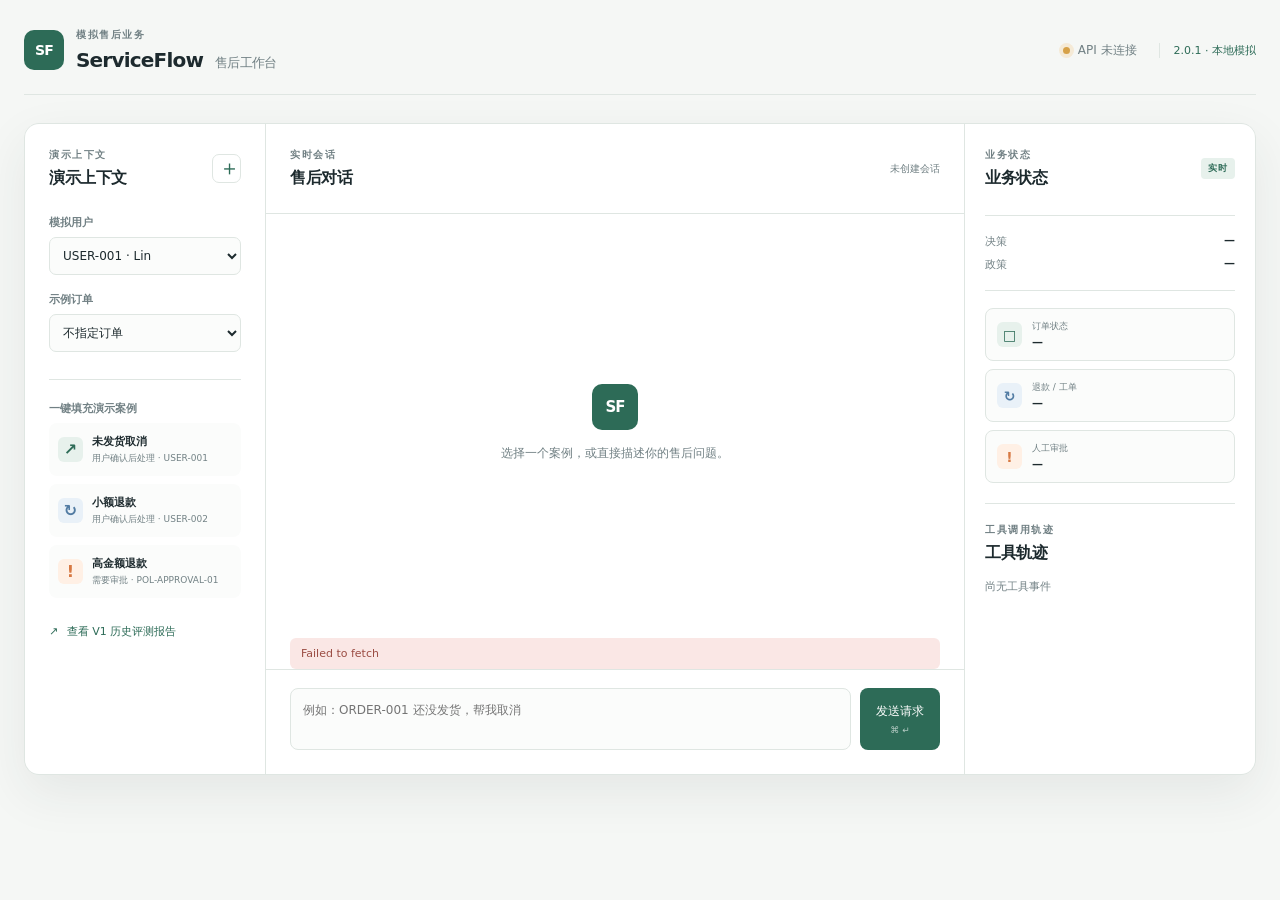
<file: frontend/index.html>
<!doctype html>
<html lang="zh-CN">
  <head>
    <meta charset="utf-8" />
    <meta name="viewport" content="width=device-width, initial-scale=1" />
    <title>ServiceFlow · 售后工作台</title>
    <link rel="stylesheet" href="styles.css" />
    <script src="app.js" defer></script>
  </head>
  <body>
    <div class="shell">
      <header class="topbar">
        <div class="brand">
          <span class="brand-mark">SF</span>
          <div>
            <p class="eyebrow">模拟售后业务</p>
            <h1>ServiceFlow <span>售后工作台</span></h1>
          </div>
        </div>
        <div class="topbar-meta">
          <span class="status-dot"></span>
          <span id="connection-status">正在连接</span>
          <span class="version">2.0.1 · 本地模拟</span>
        </div>
      </header>

      <main>
        <section class="workspace-grid">
          <aside class="sidebar">
            <div class="panel-heading">
              <div>
                <p class="eyebrow">演示上下文</p>
                <h3>演示上下文</h3>
              </div>
              <button id="new-conversation" class="icon-button" title="新建会话">＋</button>
            </div>

            <label class="field-label" for="user-select">模拟用户</label>
            <select id="user-select" class="select-field">
              <option value="USER-001">USER-001 · Lin</option>
              <option value="USER-002">USER-002 · Chen</option>
              <option value="USER-003">USER-003 · Wang</option>
            </select>

            <label class="field-label" for="order-select">示例订单</label>
            <select id="order-select" class="select-field">
              <option value="">不指定订单</option>
              <option value="ORDER-001">ORDER-001 · 未发货 · ¥199</option>
              <option value="ORDER-003">ORDER-003 · 高金额 · ¥899</option>
              <option value="ORDER-007">ORDER-007 · 已签收 · ¥499</option>
              <option value="ORDER-008">ORDER-008 · 换货示例 · ¥199</option>
            </select>

            <div class="sidebar-divider"></div>
            <p class="field-label">一键填充演示案例</p>
            <div class="example-list">
              <button class="example-button" data-user="USER-001" data-order="ORDER-001" data-message="ORDER-001 还没发货，帮我取消">
                <span class="example-icon cancel-icon">↗</span>
                <span><strong>未发货取消</strong><small>用户确认后处理 · USER-001</small></span>
              </button>
              <button class="example-button" data-user="USER-002" data-order="ORDER-007" data-message="ORDER-007 我不想要了，申请退款">
                <span class="example-icon refund-icon">↻</span>
                <span><strong>小额退款</strong><small>用户确认后处理 · USER-002</small></span>
              </button>
              <button class="example-button" data-user="USER-001" data-order="ORDER-003" data-message="ORDER-003 的耳机有问题，我想退款">
                <span class="example-icon approval-icon">!</span>
                <span><strong>高金额退款</strong><small>需要审批 · POL-APPROVAL-01</small></span>
              </button>
            </div>

            <a
              class="report-link"
              href="http://127.0.0.1:8009/evaluation/serviceflow-v1-report.md"
              target="_blank"
              rel="noreferrer"
            >
              <span>↗</span> 查看 V1 历史评测报告
            </a>
          </aside>

          <section class="conversation-panel">
            <div class="conversation-header">
              <div>
                <p class="eyebrow">实时会话</p>
                <h3>售后对话</h3>
              </div>
              <code id="thread-id">未创建会话</code>
            </div>
            <div id="conversation" class="conversation" aria-live="polite">
              <div class="empty-state"><span class="empty-mark">SF</span><p>选择一个案例，或直接描述你的售后问题。</p></div>
            </div>
            <div id="error-message" class="error-message" hidden></div>
            <form id="message-form" class="composer">
              <textarea id="message-input" rows="2" placeholder="例如：ORDER-001 还没发货，帮我取消" required></textarea>
              <button id="send-button" class="send-button" type="submit"><span>发送请求</span><b>⌘ ↵</b></button>
            </form>
          </section>

          <aside class="inspector">
            <div class="panel-heading">
              <div>
                <p class="eyebrow">业务状态</p>
                <h3>业务状态</h3>
              </div>
              <span class="live-label">实时</span>
            </div>
            <div class="state-summary" id="state-summary">
              <div class="summary-row"><span>决策</span><strong id="decision-value">—</strong></div>
              <div class="summary-row"><span>政策</span><strong id="policy-value">—</strong></div>
            </div>
            <div class="state-cards">
              <article id="order-status" class="state-card">
                <div class="card-icon order-card-icon">□</div><div><small>订单状态</small><strong id="order-status-value">—</strong></div>
              </article>
              <article id="case-status" class="state-card">
                <div class="card-icon case-card-icon">↻</div><div><small>退款 / 工单</small><strong id="case-status-value">—</strong></div>
              </article>
              <article id="approval-status" class="state-card">
                <div class="card-icon approval-card-icon">!</div><div><small>人工审批</small><strong id="approval-status-value">—</strong></div>
              </article>
            </div>
            <div id="confirmation-actions" class="approval-actions" hidden>
              <p>请确认上述操作。确认后才会提交业务处理。</p>
              <div><button id="confirm-button" class="approve-button" type="button">确认操作</button><button id="decline-button" class="reject-button" type="button">取消操作</button></div>
            </div>
            <div id="approval-actions" class="approval-actions" hidden>
              <p>切换为模拟审批员决定（不是生产身份认证）</p>
              <div><button id="approve-button" class="approve-button" type="button">同意申请</button><button id="reject-button" class="reject-button" type="button">拒绝</button></div>
            </div>

            <div class="timeline-heading">
              <p class="eyebrow">工具调用轨迹</p>
              <h3>工具轨迹</h3>
            </div>
            <div id="tool-timeline" class="tool-timeline"><p class="muted">尚无工具事件</p></div>
          </aside>
        </section>
      </main>
    </div>
  </body>
</html>
</file>
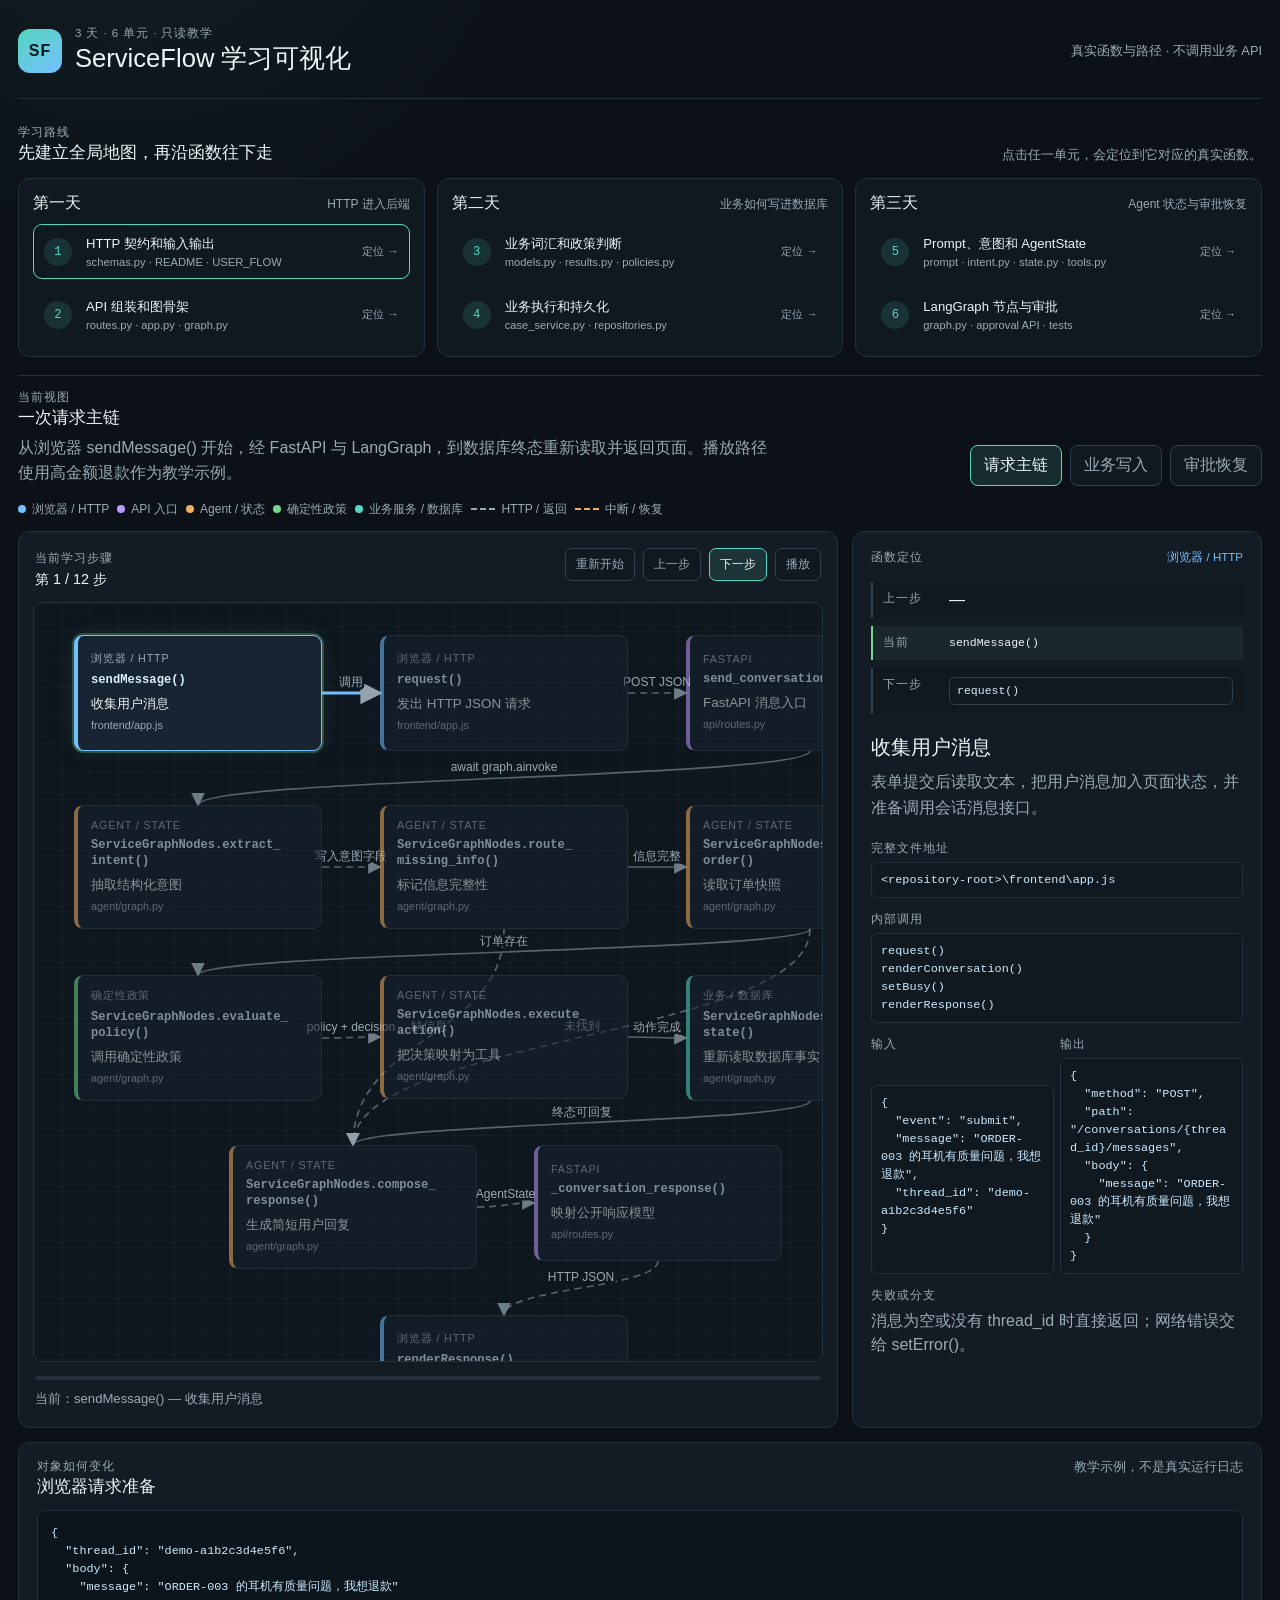
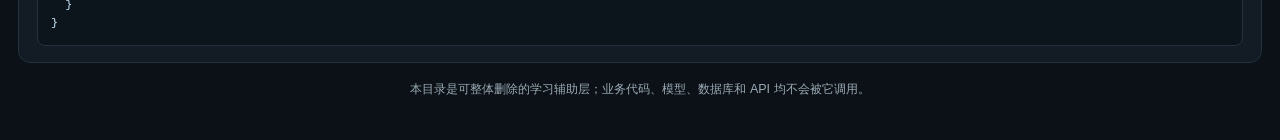
<file: learning_visualizer/index.html>
<!doctype html>
<html lang="zh-CN">
  <head>
    <meta charset="UTF-8" />
    <meta name="viewport" content="width=device-width, initial-scale=1.0" />
    <meta
      name="description"
      content="ServiceFlow 三天后端学习计划与真实函数调用链可视化"
    />
    <link rel="icon" href="data:," />
    <title>ServiceFlow 学习可视化</title>
    <link rel="stylesheet" href="styles.css" />
    <script src="app.js" defer></script>
  </head>
  <body>
    <main class="app-shell">
      <header class="topbar">
        <div class="brand-block">
          <div class="brand-mark" aria-hidden="true">SF</div>
          <div>
            <p class="eyebrow">3 天 · 6 单元 · 只读教学</p>
            <h1>ServiceFlow 学习可视化</h1>
          </div>
        </div>
        <div class="topbar-note">真实函数与路径 · 不调用业务 API</div>
      </header>

      <section class="roadmap-section" aria-labelledby="roadmap-title">
        <div class="section-heading">
          <div>
            <p class="eyebrow">学习路线</p>
            <h2 id="roadmap-title">先建立全局地图，再沿函数往下走</h2>
          </div>
          <p>点击任一单元，会定位到它对应的真实函数。</p>
        </div>
        <div id="roadmap" class="roadmap" aria-label="三天六单元学习路线"></div>
      </section>

      <section class="view-header">
        <div>
          <p class="eyebrow">当前视图</p>
          <h2 id="mode-title">一次请求主链</h2>
          <p id="mode-description" class="muted-copy"></p>
        </div>
        <div class="mode-tabs" role="tablist" aria-label="函数图视图">
          <button
            type="button"
            class="mode-tab is-selected"
            data-mode="request"
            role="tab"
            aria-selected="true"
          >
            请求主链
          </button>
          <button
            type="button"
            class="mode-tab"
            data-mode="business"
            role="tab"
            aria-selected="false"
          >
            业务写入
          </button>
          <button
            type="button"
            class="mode-tab"
            data-mode="approval"
            role="tab"
            aria-selected="false"
          >
            审批恢复
          </button>
        </div>
      </section>

      <section class="legend" aria-label="图例">
        <span><i class="legend-dot stage-browser"></i>浏览器 / HTTP</span>
        <span><i class="legend-dot stage-api"></i>API 入口</span>
        <span><i class="legend-dot stage-agent"></i>Agent / 状态</span>
        <span><i class="legend-dot stage-domain"></i>确定性政策</span>
        <span><i class="legend-dot stage-data"></i>业务服务 / 数据库</span>
        <span><i class="legend-line kind-http"></i>HTTP / 返回</span>
        <span><i class="legend-line kind-loop"></i>中断 / 恢复</span>
      </section>

      <section class="visual-grid">
        <section class="graph-panel" aria-label="ServiceFlow 函数调用图">
          <div class="graph-toolbar">
            <div>
              <span class="toolbar-label">当前学习步骤</span>
              <strong id="step-counter">第 1 步</strong>
            </div>
            <div class="graph-actions">
              <button type="button" class="small-button" data-action="reset">重新开始</button>
              <button type="button" class="small-button" data-action="previous">上一步</button>
              <button type="button" class="small-button primary-button" data-action="next">下一步</button>
              <button type="button" class="small-button" data-action="play" aria-pressed="false">播放</button>
            </div>
          </div>

          <div class="graph-shell">
            <div id="graph-canvas" class="graph-canvas">
              <svg id="edge-layer" class="edge-layer" aria-hidden="true"></svg>
              <div id="node-layer" class="node-layer"></div>
            </div>
          </div>

          <div class="progress-block">
            <div
              class="progress-track"
              role="progressbar"
              aria-label="当前视图学习进度"
              aria-valuemin="1"
              aria-valuemax="1"
              aria-valuenow="1"
            >
              <span id="progress-fill" class="progress-fill"></span>
            </div>
            <p id="step-description" class="step-description"></p>
          </div>
        </section>

        <aside class="detail-panel" aria-live="polite">
          <div class="detail-heading">
            <span class="eyebrow">函数定位</span>
            <span id="detail-stage" class="stage-label">—</span>
          </div>

          <div class="function-triad" aria-label="函数上下游">
            <section class="triad-item">
              <span>上一步</span>
              <div id="previous-functions" class="neighbor-list">—</div>
            </section>
            <section class="triad-item current-item">
              <span>当前</span>
              <code id="current-function">—</code>
            </section>
            <section class="triad-item">
              <span>下一步</span>
              <div id="next-functions" class="neighbor-list">—</div>
            </section>
          </div>

          <h2 id="detail-title">选择一个函数节点</h2>
          <p id="detail-summary" class="detail-summary"></p>

          <div class="detail-sections">
            <div class="detail-item">
              <span class="detail-label">完整文件地址</span>
              <code id="detail-path">—</code>
            </div>
            <div class="detail-item">
              <span class="detail-label">内部调用</span>
              <pre id="detail-calls">—</pre>
            </div>
            <div class="detail-item two-columns">
              <div>
                <span class="detail-label">输入</span>
                <pre id="detail-input">—</pre>
              </div>
              <div>
                <span class="detail-label">输出</span>
                <pre id="detail-output">—</pre>
              </div>
            </div>
            <div class="detail-item">
              <span class="detail-label">失败或分支</span>
              <p id="detail-failure">—</p>
            </div>
          </div>
        </aside>
      </section>

      <section class="packet-panel">
        <div class="packet-heading">
          <div>
            <p class="eyebrow">对象如何变化</p>
            <h2 id="packet-title">教学数据包</h2>
          </div>
          <span>教学示例，不是真实运行日志</span>
        </div>
        <pre id="packet-view" class="packet-view" aria-label="当前函数教学数据包"></pre>
      </section>

      <footer class="footer-note">
        本目录是可整体删除的学习辅助层；业务代码、模型、数据库和 API 均不会被它调用。
      </footer>
    </main>
  </body>
</html>
</file>
<file: frontend/styles.css>
:root {
  --ink: #1d2a2e;
  --muted: #718084;
  --paper: #f5f7f5;
  --panel: #ffffff;
  --line: #dfe6e2;
  --green: #2d6b57;
  --green-soft: #e7f1ec;
  --orange: #d77943;
  --orange-soft: #fff0e5;
  --blue: #527ca3;
  --blue-soft: #e9f1f8;
  --shadow: 0 18px 50px rgba(34, 53, 49, 0.08);
  font-family: Inter, ui-sans-serif, system-ui, -apple-system, BlinkMacSystemFont,
    "Segoe UI", sans-serif;
}

* {
  box-sizing: border-box;
}

body {
  margin: 0;
  color: var(--ink);
  background: var(--paper);
}

button,
textarea,
select {
  font: inherit;
}

button {
  cursor: pointer;
}

.shell {
  width: min(1440px, calc(100% - 48px));
  margin: 0 auto;
}

.topbar {
  display: flex;
  align-items: center;
  justify-content: space-between;
  padding: 28px 0 22px;
  border-bottom: 1px solid var(--line);
}

.brand {
  display: flex;
  align-items: center;
  gap: 12px;
}

.brand-mark,
.empty-mark {
  display: grid;
  place-items: center;
  color: #fff;
  background: var(--green);
  border-radius: 10px;
  font-weight: 800;
  letter-spacing: -0.06em;
}

.brand-mark {
  width: 40px;
  height: 40px;
  font-size: 14px;
}

.eyebrow {
  margin: 0 0 6px;
  color: var(--muted);
  font-size: 10px;
  font-weight: 750;
  letter-spacing: 0.16em;
}

h1,
h2,
h3,
p {
  margin-top: 0;
}

h1 {
  margin-bottom: 0;
  font-size: 20px;
  letter-spacing: -0.04em;
}

h1 span {
  margin-left: 6px;
  color: var(--muted);
  font-size: 13px;
  font-weight: 500;
}

h3 {
  margin-bottom: 0;
  font-size: 16px;
  letter-spacing: -0.03em;
}

.topbar-meta {
  display: flex;
  align-items: center;
  gap: 8px;
  color: var(--muted);
  font-size: 12px;
}

.status-dot {
  width: 7px;
  height: 7px;
  border-radius: 50%;
  background: #d6a148;
  box-shadow: 0 0 0 4px #f5ead6;
}

.version {
  margin-left: 14px;
  padding-left: 14px;
  border-left: 1px solid var(--line);
  color: var(--green);
  font-size: 11px;
}

.workspace-grid {
  display: grid;
  grid-template-columns: 240px minmax(420px, 1fr) 290px;
  gap: 1px;
  margin: 28px 0;
  overflow: hidden;
  background: var(--line);
  border: 1px solid var(--line);
  border-radius: 15px;
  box-shadow: var(--shadow);
}

.sidebar,
.conversation-panel,
.inspector {
  min-width: 0;
  padding: 24px;
  background: var(--panel);
}

.panel-heading,
.conversation-header {
  display: flex;
  align-items: center;
  justify-content: space-between;
  gap: 12px;
}

.panel-heading {
  margin-bottom: 26px;
}

.icon-button {
  width: 29px;
  height: 29px;
  border: 1px solid var(--line);
  border-radius: 7px;
  color: var(--green);
  background: #fff;
  font-size: 21px;
  line-height: 1;
}

.field-label {
  display: block;
  margin: 17px 0 7px;
  color: var(--muted);
  font-size: 11px;
  font-weight: 650;
}

.select-field {
  width: 100%;
  padding: 10px 9px;
  color: var(--ink);
  background: #fbfcfb;
  border: 1px solid var(--line);
  border-radius: 7px;
  font-size: 12px;
}

.sidebar-divider {
  height: 1px;
  margin: 27px 0 21px;
  background: var(--line);
}

.example-list {
  display: grid;
  gap: 8px;
}

.example-button {
  display: flex;
  align-items: center;
  gap: 9px;
  padding: 10px 8px;
  color: var(--ink);
  text-align: left;
  background: #fbfcfb;
  border: 1px solid transparent;
  border-radius: 8px;
}

.example-button:hover {
  border-color: var(--green);
  background: var(--green-soft);
}

.example-button strong,
.example-button small {
  display: block;
}

.example-button strong {
  font-size: 11px;
}

.example-button small {
  margin-top: 3px;
  color: var(--muted);
  font-size: 9px;
}

.example-icon {
  display: grid;
  flex: 0 0 25px;
  place-items: center;
  width: 25px;
  height: 25px;
  border-radius: 6px;
  font-weight: 800;
}

.cancel-icon {
  color: var(--green);
  background: var(--green-soft);
}

.refund-icon {
  color: var(--blue);
  background: var(--blue-soft);
}

.approval-icon {
  color: var(--orange);
  background: var(--orange-soft);
}

.report-link {
  display: block;
  margin-top: 26px;
  color: var(--green);
  font-size: 11px;
  text-decoration: none;
}

.report-link span {
  margin-right: 5px;
}

.conversation-panel {
  display: flex;
  min-height: 650px;
  flex-direction: column;
  padding: 0;
}

.conversation-header {
  padding: 24px;
  border-bottom: 1px solid var(--line);
}

.conversation-header code {
  max-width: 150px;
  overflow: hidden;
  color: var(--muted);
  font-size: 10px;
  text-overflow: ellipsis;
  white-space: nowrap;
}

.conversation {
  display: flex;
  flex: 1;
  flex-direction: column;
  gap: 18px;
  overflow-y: auto;
  padding: 30px 32px;
}

.empty-state {
  display: grid;
  place-items: center;
  align-content: center;
  height: 100%;
  min-height: 350px;
  color: var(--muted);
  text-align: center;
}

.empty-mark {
  width: 46px;
  height: 46px;
  margin-bottom: 14px;
  font-size: 15px;
}

.empty-state p {
  max-width: 230px;
  font-size: 12px;
  line-height: 1.6;
}

.message {
  max-width: 82%;
}

.message.user {
  align-self: end;
  text-align: right;
}

.message-label {
  color: var(--muted);
  font-size: 9px;
  font-weight: 750;
  letter-spacing: 0.14em;
}

.message p {
  margin: 6px 0 0;
  padding: 12px 15px;
  border-radius: 10px 10px 2px 10px;
  color: #fff;
  background: var(--green);
  font-size: 13px;
  line-height: 1.55;
  text-align: left;
}

.message.assistant {
  align-self: start;
}

.message.assistant p {
  color: var(--ink);
  background: var(--green-soft);
  border-radius: 10px 10px 10px 2px;
}

.composer {
  display: flex;
  gap: 9px;
  padding: 18px 24px 24px;
  border-top: 1px solid var(--line);
}

.composer textarea {
  flex: 1;
  resize: none;
  padding: 12px;
  color: var(--ink);
  background: #fbfcfb;
  border: 1px solid var(--line);
  border-radius: 8px;
  outline: none;
  font-size: 12px;
  line-height: 1.5;
}

.composer textarea:focus {
  border-color: var(--green);
  box-shadow: 0 0 0 3px var(--green-soft);
}

.send-button {
  align-self: stretch;
  min-width: 80px;
  color: #fff;
  background: var(--green);
  border: 0;
  border-radius: 8px;
  font-size: 12px;
}

.send-button b {
  display: block;
  margin-top: 5px;
  color: rgba(255, 255, 255, 0.65);
  font-size: 9px;
  font-weight: 500;
}

button:disabled {
  cursor: wait;
  opacity: 0.5;
}

.inspector {
  padding: 24px 20px;
}

.live-label {
  padding: 4px 7px;
  color: var(--green);
  background: var(--green-soft);
  border-radius: 4px;
  font-size: 9px;
  font-weight: 750;
  letter-spacing: 0.1em;
}

.state-summary {
  padding: 14px 0;
  border-top: 1px solid var(--line);
  border-bottom: 1px solid var(--line);
}

.summary-row {
  display: flex;
  justify-content: space-between;
  gap: 10px;
  padding: 4px 0;
  color: var(--muted);
  font-size: 11px;
}

.summary-row strong {
  max-width: 150px;
  overflow: hidden;
  color: var(--ink);
  font-size: 11px;
  text-align: right;
  text-overflow: ellipsis;
  white-space: nowrap;
  text-transform: capitalize;
}

.state-cards {
  display: grid;
  gap: 8px;
  padding: 17px 0 20px;
}

.state-card {
  display: flex;
  align-items: center;
  gap: 10px;
  padding: 11px;
  background: #fbfcfb;
  border: 1px solid var(--line);
  border-radius: 8px;
}

.card-icon {
  display: grid;
  place-items: center;
  width: 25px;
  height: 25px;
  border-radius: 6px;
  font-size: 14px;
  font-weight: 800;
}

.order-card-icon {
  color: var(--green);
  background: var(--green-soft);
}

.case-card-icon {
  color: var(--blue);
  background: var(--blue-soft);
}

.approval-card-icon {
  color: var(--orange);
  background: var(--orange-soft);
}

.state-card small,
.state-card strong {
  display: block;
}

.state-card small {
  color: var(--muted);
  font-size: 9px;
}

.state-card strong {
  margin-top: 3px;
  font-size: 11px;
  text-transform: capitalize;
}

.approval-actions {
  margin: 0 0 20px;
  padding: 13px;
  background: var(--orange-soft);
  border: 1px solid #f2d4bc;
  border-radius: 8px;
}

.approval-actions p {
  margin-bottom: 10px;
  color: #9a5b36;
  font-size: 11px;
  line-height: 1.45;
}

.approval-actions button {
  padding: 7px 10px;
  border-radius: 5px;
  font-size: 10px;
}

.approve-button {
  color: #fff;
  background: var(--green);
  border: 1px solid var(--green);
}

.reject-button {
  margin-left: 6px;
  color: #9a5b36;
  background: transparent;
  border: 1px solid #dcae8c;
}

.timeline-heading {
  padding-top: 19px;
  border-top: 1px solid var(--line);
}

.timeline-heading h3 {
  margin-bottom: 15px;
}

.tool-timeline {
  display: grid;
  gap: 12px;
}

.timeline-event {
  display: flex;
  align-items: stretch;
  gap: 9px;
  min-height: 31px;
}

.timeline-line {
  position: relative;
  display: block;
  flex: 0 0 7px;
  width: 7px;
  height: 7px;
  margin-top: 3px;
  border-radius: 50%;
  background: var(--green);
  box-shadow: 0 0 0 3px var(--green-soft);
}

.timeline-line::after {
  position: absolute;
  top: 10px;
  left: 3px;
  width: 1px;
  height: 28px;
  background: var(--line);
  content: "";
}

.timeline-event:last-child .timeline-line::after {
  display: none;
}

.timeline-line.failed {
  background: #c85d50;
  box-shadow: 0 0 0 3px #fae7e5;
}

.timeline-event strong,
.timeline-event small {
  display: block;
}

.timeline-event strong {
  font-size: 10px;
}

.timeline-event small {
  margin-top: 3px;
  color: var(--muted);
  font-size: 9px;
}

.muted {
  color: var(--muted);
  font-size: 11px;
}

.error-message {
  margin: -8px 24px 0;
  padding: 9px 11px;
  color: #9b4c43;
  background: #fae7e5;
  border-radius: 6px;
  font-size: 11px;
}

@media (max-width: 1060px) {
  .workspace-grid {
    grid-template-columns: 210px minmax(360px, 1fr);
  }

  .inspector {
    grid-column: 1 / -1;
  }

  .state-cards {
    grid-template-columns: repeat(3, 1fr);
  }

  .approval-actions {
    max-width: 360px;
  }
}

@media (max-width: 720px) {
  .shell {
    width: min(100% - 24px, 600px);
  }

  .topbar-meta {
    display: none;
  }

  .workspace-grid {
    display: block;
  }

  .sidebar,
  .inspector {
    border-bottom: 1px solid var(--line);
  }

  .conversation-panel {
    min-height: 560px;
  }

  .state-cards {
    grid-template-columns: 1fr;
  }

}
</file>
<file: learning_visualizer/styles.css>
:root {
  color-scheme: dark;
  --background: #0c1117;
  --surface: #131b24;
  --surface-raised: #182431;
  --surface-soft: #101820;
  --foreground: #eef5f7;
  --muted: #9aaab4;
  --border: #30414d;
  --border-soft: #22313b;
  --teal: #55d6be;
  --blue: #75bfff;
  --purple: #bd9cff;
  --orange: #f1ad62;
  --green: #75d68f;
  --red: #ff8d8d;
  --node-width: 248px;
  font-family: Inter, "Segoe UI", "Microsoft YaHei", sans-serif;
}

* {
  box-sizing: border-box;
}

body {
  min-width: 320px;
  margin: 0;
  background:
    radial-gradient(circle at 10% -10%, rgba(85, 214, 190, 0.08), transparent 28rem),
    var(--background);
  color: var(--foreground);
}

button,
code,
pre {
  font: inherit;
}

button {
  color: inherit;
}

.app-shell {
  width: min(1540px, calc(100% - 36px));
  margin: 0 auto;
  padding: 26px 0 42px;
}

.topbar,
.section-heading,
.view-header,
.graph-toolbar,
.packet-heading,
.detail-heading {
  display: flex;
  align-items: center;
  justify-content: space-between;
  gap: 18px;
}

.topbar {
  padding-bottom: 22px;
  border-bottom: 1px solid var(--border-soft);
}

.brand-block {
  display: flex;
  align-items: center;
  gap: 13px;
}

.brand-mark {
  display: grid;
  width: 44px;
  height: 44px;
  place-items: center;
  border-radius: 12px;
  background: linear-gradient(145deg, var(--teal), var(--blue));
  color: #071a1d;
  font-weight: 700;
  letter-spacing: 0.06em;
}

.eyebrow,
.toolbar-label,
.detail-label,
.triad-item > span {
  margin: 0;
  color: var(--muted);
  font-size: 0.72rem;
  letter-spacing: 0.08em;
  text-transform: uppercase;
}

h1,
h2,
p {
  margin-top: 0;
}

h1 {
  margin-bottom: 0;
  font-size: clamp(1.25rem, 2vw, 1.7rem);
  font-weight: 500;
}

h2 {
  margin-bottom: 0;
  font-size: 1.08rem;
  font-weight: 500;
}

.topbar-note,
.muted-copy,
.section-heading > p,
.detail-summary,
.step-description,
.footer-note,
.packet-heading > span {
  color: var(--muted);
}

.topbar-note,
.section-heading > p,
.packet-heading > span {
  margin: 0;
  font-size: 0.8rem;
}

.roadmap-section {
  padding: 26px 0 18px;
}

.section-heading {
  align-items: flex-end;
  margin-bottom: 14px;
}

.roadmap {
  display: grid;
  grid-template-columns: repeat(3, minmax(0, 1fr));
  gap: 12px;
}

.day-column {
  min-width: 0;
  padding: 14px;
  border: 1px solid var(--border-soft);
  border-radius: 12px;
  background: rgba(19, 27, 36, 0.72);
}

.day-heading {
  display: flex;
  align-items: baseline;
  justify-content: space-between;
  gap: 10px;
  margin-bottom: 10px;
}

.day-heading strong {
  font-weight: 500;
}

.day-heading span {
  color: var(--muted);
  font-size: 0.75rem;
}

.unit-list {
  display: grid;
  gap: 8px;
}

.unit-button {
  display: grid;
  grid-template-columns: 32px minmax(0, 1fr) auto;
  gap: 10px;
  align-items: center;
  width: 100%;
  padding: 10px;
  border: 1px solid transparent;
  border-radius: 9px;
  background: var(--surface-soft);
  color: var(--foreground);
  text-align: left;
  cursor: pointer;
}

.unit-button:hover,
.unit-button:focus-visible,
.unit-button.is-active {
  border-color: var(--teal);
}

.unit-number {
  display: grid;
  width: 28px;
  height: 28px;
  place-items: center;
  border-radius: 50%;
  background: rgba(85, 214, 190, 0.14);
  color: var(--teal);
  font-family: "Cascadia Code", Consolas, monospace;
  font-size: 0.76rem;
}

.unit-copy strong,
.unit-copy small {
  display: block;
}

.unit-copy strong {
  font-size: 0.82rem;
  font-weight: 500;
}

.unit-copy small,
.unit-link {
  color: var(--muted);
  font-size: 0.7rem;
}

.unit-copy small {
  margin-top: 3px;
}

.unit-link {
  white-space: nowrap;
}

.view-header {
  align-items: flex-end;
  padding: 14px 0 12px;
  border-top: 1px solid var(--border-soft);
}

.muted-copy {
  max-width: 760px;
  margin: 7px 0 0;
  line-height: 1.55;
}

.mode-tabs,
.graph-actions,
.legend {
  display: flex;
  align-items: center;
  flex-wrap: wrap;
  gap: 8px;
}

.mode-tab,
.small-button,
.neighbor-button {
  border: 1px solid var(--border);
  background: var(--surface-soft);
  cursor: pointer;
}

.mode-tab {
  padding: 9px 13px;
  border-radius: 8px;
  color: var(--muted);
}

.mode-tab:hover,
.small-button:hover,
.neighbor-button:hover {
  border-color: var(--teal);
  color: var(--foreground);
}

.mode-tab.is-selected,
.small-button.primary-button {
  border-color: var(--teal);
  background: rgba(85, 214, 190, 0.13);
  color: var(--foreground);
}

.small-button {
  padding: 7px 10px;
  border-radius: 7px;
  color: var(--muted);
  font-size: 0.78rem;
}

.legend {
  padding: 3px 0 13px;
  color: var(--muted);
  font-size: 0.75rem;
}

.legend span {
  display: inline-flex;
  align-items: center;
  gap: 6px;
}

.legend-dot {
  width: 8px;
  height: 8px;
  border-radius: 50%;
}

.legend-dot.stage-browser {
  background: var(--blue);
}

.legend-dot.stage-api {
  background: var(--purple);
}

.legend-dot.stage-agent {
  background: var(--orange);
}

.legend-dot.stage-domain {
  background: var(--green);
}

.legend-dot.stage-data {
  background: var(--teal);
}

.legend-line {
  width: 24px;
  height: 0;
  border-top: 2px dashed var(--muted);
}

.legend-line.kind-loop {
  border-color: var(--orange);
}

.visual-grid {
  display: grid;
  grid-template-columns: minmax(0, 1fr) 410px;
  gap: 14px;
  align-items: stretch;
}

.graph-panel,
.detail-panel,
.packet-panel {
  border: 1px solid var(--border-soft);
  border-radius: 12px;
  background: var(--surface);
}

.graph-panel {
  min-width: 0;
  padding: 14px;
}

.graph-toolbar {
  align-items: flex-start;
  padding: 2px 2px 13px;
}

.graph-toolbar strong {
  display: block;
  margin-top: 4px;
  font-size: 0.9rem;
  font-weight: 500;
}

.graph-shell {
  max-height: 760px;
  overflow: auto;
  border: 1px solid var(--border-soft);
  border-radius: 9px;
  background:
    linear-gradient(rgba(255, 255, 255, 0.03) 1px, transparent 1px),
    linear-gradient(90deg, rgba(255, 255, 255, 0.03) 1px, transparent 1px),
    #0e161e;
  background-size: 28px 28px;
}

.graph-canvas {
  position: relative;
  width: 940px;
  height: 1040px;
}

.edge-layer,
.node-layer {
  position: absolute;
  inset: 0;
}

.edge-layer {
  z-index: 1;
  overflow: visible;
}

.node-layer {
  z-index: 2;
}

.flow-edge {
  fill: none;
  stroke: #71818d;
  stroke-width: 1.7;
  opacity: 0.72;
  transition: stroke 180ms ease, opacity 180ms ease, stroke-width 180ms ease;
}

.flow-edge.is-active {
  stroke: var(--blue);
  stroke-width: 2.8;
  opacity: 1;
}

.flow-edge.is-done {
  stroke: var(--green);
  opacity: 0.88;
}

.flow-edge.kind-http,
.flow-edge.kind-return,
.flow-edge.kind-data {
  stroke-dasharray: 7 5;
}

.flow-edge.kind-loop {
  stroke: var(--orange);
  stroke-dasharray: 4 4;
}

.edge-label {
  fill: var(--muted);
  font-size: 12px;
  text-anchor: middle;
  paint-order: stroke;
  stroke: #0e161e;
  stroke-width: 5px;
  stroke-linejoin: round;
}

.flow-node {
  position: absolute;
  display: block;
  width: var(--node-width);
  min-height: 116px;
  padding: 13px;
  border: 1px solid var(--border);
  border-left: 4px solid var(--muted);
  border-radius: 9px;
  background: var(--surface-raised);
  color: var(--foreground);
  text-align: left;
  cursor: pointer;
  transition: border-color 160ms ease, box-shadow 160ms ease, opacity 160ms ease, transform 160ms ease;
}

.flow-node:hover,
.flow-node:focus-visible {
  border-color: var(--blue);
  transform: translateY(-2px);
}

.flow-node.is-selected {
  border-color: var(--blue);
  box-shadow: 0 0 0 2px rgba(117, 191, 255, 0.2);
}

.flow-node.is-active {
  box-shadow: 0 0 0 2px rgba(117, 214, 143, 0.28), 0 0 24px rgba(117, 214, 143, 0.1);
}

.flow-node.is-done {
  opacity: 0.84;
}

.flow-node.is-future {
  opacity: 0.55;
}

.node-stage {
  display: block;
  margin-bottom: 6px;
  color: var(--muted);
  font-size: 0.67rem;
  letter-spacing: 0.08em;
  text-transform: uppercase;
}

.node-function {
  display: block;
  margin-bottom: 7px;
  color: #d9efff;
  font-family: "Cascadia Code", Consolas, monospace;
  font-size: 0.76rem;
  font-weight: 600;
  line-height: 1.35;
  overflow-wrap: anywhere;
}

.node-title {
  display: block;
  margin-bottom: 5px;
  font-size: 0.84rem;
  font-weight: 500;
}

.node-subtitle {
  display: block;
  color: var(--muted);
  font-size: 0.68rem;
  line-height: 1.4;
  overflow-wrap: anywhere;
}

.flow-node.stage-browser {
  border-left-color: var(--blue);
}

.flow-node.stage-api {
  border-left-color: var(--purple);
}

.flow-node.stage-agent {
  border-left-color: var(--orange);
}

.flow-node.stage-domain {
  border-left-color: var(--green);
}

.flow-node.stage-data {
  border-left-color: var(--teal);
}

.progress-block {
  padding: 14px 2px 0;
}

.progress-track {
  height: 4px;
  overflow: hidden;
  border-radius: 999px;
  background: var(--border-soft);
}

.progress-fill {
  display: block;
  width: 0;
  height: 100%;
  border-radius: inherit;
  background: linear-gradient(90deg, var(--teal), var(--green));
  transition: width 180ms ease;
}

.step-description {
  min-height: 24px;
  margin: 9px 0 0;
  font-size: 0.82rem;
  line-height: 1.5;
}

.detail-panel {
  padding: 18px;
}

.detail-heading {
  align-items: flex-start;
}

.stage-label {
  color: var(--blue);
  font-size: 0.72rem;
}

.function-triad {
  display: grid;
  grid-template-columns: 1fr;
  gap: 8px;
  margin: 17px 0 20px;
}

.triad-item {
  display: grid;
  grid-template-columns: 58px minmax(0, 1fr);
  gap: 8px;
  align-items: start;
  min-width: 0;
  padding: 9px 10px;
  border-left: 2px solid var(--border);
  background: var(--surface-soft);
}

.triad-item.current-item {
  border-left-color: var(--green);
  background: rgba(117, 214, 143, 0.07);
}

.triad-item code,
.neighbor-button {
  min-width: 0;
  font-family: "Cascadia Code", Consolas, monospace;
  font-size: 0.72rem;
  line-height: 1.4;
  overflow-wrap: anywhere;
}

.neighbor-list {
  display: grid;
  gap: 5px;
}

.neighbor-button {
  width: 100%;
  padding: 5px 7px;
  border-radius: 6px;
  color: #d9efff;
  text-align: left;
}

.detail-panel h2 {
  margin: 0 0 8px;
  font-size: 1.22rem;
}

.detail-summary {
  margin-bottom: 20px;
  line-height: 1.62;
}

.detail-sections {
  display: grid;
  gap: 14px;
}

.detail-item {
  display: grid;
  gap: 6px;
}

.detail-item.two-columns {
  grid-template-columns: repeat(2, minmax(0, 1fr));
}

.detail-item.two-columns > div {
  display: grid;
  min-width: 0;
  gap: 6px;
}

.detail-item code,
.detail-item pre,
.packet-view {
  margin: 0;
  color: #cbeaff;
  font-family: "Cascadia Code", Consolas, monospace;
  font-size: 0.74rem;
  line-height: 1.52;
  white-space: pre-wrap;
  overflow-wrap: anywhere;
}

.detail-item code,
.detail-item pre {
  padding: 8px 9px;
  border: 1px solid var(--border-soft);
  border-radius: 6px;
  background: var(--surface-soft);
}

.detail-item p {
  margin: 0;
  color: var(--muted);
  line-height: 1.55;
}

.packet-panel {
  margin-top: 14px;
  padding: 16px 18px;
}

.packet-heading {
  align-items: flex-start;
  margin-bottom: 12px;
}

.packet-view {
  min-height: 116px;
  max-height: 260px;
  overflow: auto;
  padding: 13px;
  border: 1px solid var(--border-soft);
  border-radius: 8px;
  background: #0d151c;
}

.footer-note {
  padding-top: 18px;
  font-size: 0.78rem;
  text-align: center;
}

@media (max-width: 1240px) {
  .visual-grid {
    grid-template-columns: 1fr;
  }
}

@media (max-width: 900px) {
  .roadmap {
    grid-template-columns: 1fr;
  }
}

@media (max-width: 680px) {
  .app-shell {
    width: min(100% - 22px, 1540px);
    padding-top: 16px;
  }

  .topbar,
  .section-heading,
  .view-header,
  .graph-toolbar,
  .packet-heading {
    align-items: flex-start;
    flex-direction: column;
  }

  .topbar-note,
  .section-heading > p {
    display: none;
  }

  .graph-actions,
  .mode-tabs {
    width: 100%;
  }

  .small-button,
  .mode-tab {
    flex: 1;
  }

  .detail-item.two-columns {
    grid-template-columns: 1fr;
  }
}
</file>
